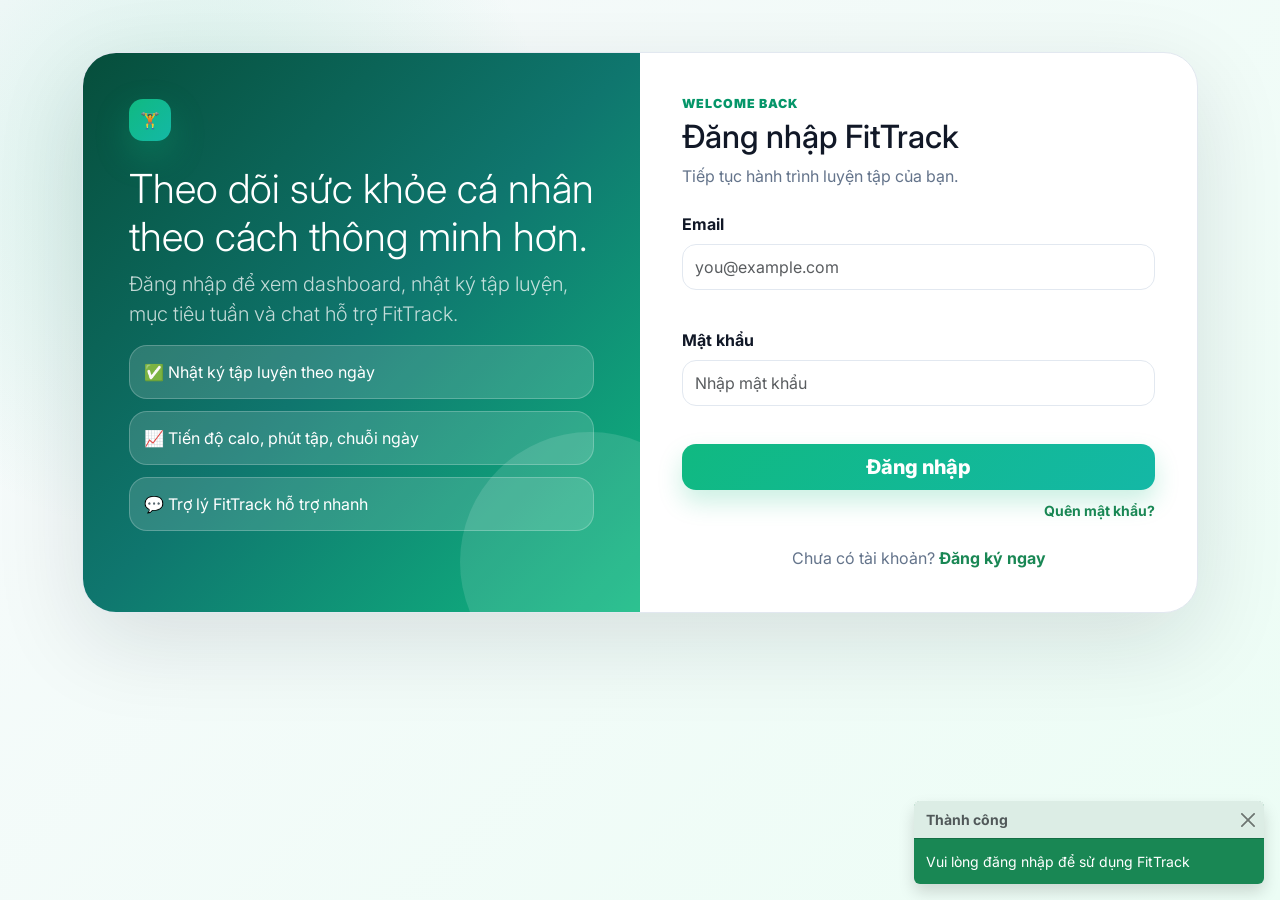
<file: index.html>
<!DOCTYPE html><html lang="vi"><head><meta charset="UTF-8" />
  <meta name="viewport" content="width=device-width, initial-scale=1.0" />
  <link rel="preconnect" href="https://fonts.googleapis.com">
  <link rel="preconnect" href="https://fonts.gstatic.com" crossorigin>
  <link href="https://fonts.googleapis.com/css2?family=Inter:wght@400;500;600;700;800;900&display=swap" rel="stylesheet">
  <link href="https://cdn.jsdelivr.net/npm/bootstrap@5.3.3/dist/css/bootstrap.min.css" rel="stylesheet" />
  <link rel="stylesheet" href="css/style.css" /><title>FitTrack - Tổng quan sức khỏe cá nhân</title></head><body class="ft-shell"><nav class="navbar navbar-expand-lg ft-navbar sticky-top"><div class="container"><a class="navbar-brand fw-black d-flex align-items-center gap-2" href="index.html"><span class="brand-mark">🏋️</span><span>FitTrack</span></a><button class="navbar-toggler" type="button" data-bs-toggle="collapse" data-bs-target="#mainNavbar"><span class="navbar-toggler-icon"></span></button><div class="collapse navbar-collapse" id="mainNavbar"><ul class="navbar-nav ms-auto align-items-lg-center" id="authNav"></ul></div></div></nav><header class="health-hero text-white"><div class="container py-5"><div class="row align-items-center g-4"><div class="col-lg-7"><div class="hero-pills mb-3"><span class="hero-pill">Nhật ký sức khỏe</span><span class="hero-pill">Tiến độ tuần</span><span class="hero-pill">Hỗ trợ</span></div><h1 class="display-5 fw-black lh-sm" id="helloUser">Xin chào</h1><p class="lead mt-3 mb-4 opacity-90">Ghi nhật ký tập luyện, theo dõi calo, giấc ngủ, nước uống, cân nặng và mục tiêu sức khỏe trong một dashboard cá nhân.</p><div class="d-flex gap-2 flex-wrap"><a href="profile.html#quickWorkoutForm" class="btn btn-light btn-lg px-4">+ Ghi nhật ký tập</a><a href="#progressSection" class="btn btn-outline-light btn-lg px-4">Xem tiến độ</a></div></div><div class="col-lg-5"><div class="hero-card"><div class="d-flex gap-3 align-items-start mb-4"><div class="soft-icon">🎯</div><div><p class="section-kicker mb-1">Mục tiêu hiện tại</p><h5 class="fw-bold mb-1" id="userGoalText">Đang tải...</h5><p class="text-muted mb-0">FitTrack sẽ dựa vào lịch sử tập để gợi ý phù hợp.</p></div></div><div class="suggestion-box"><strong>Gợi ý hôm nay:</strong><br><span id="suggestionText">Đang phân tích lịch sử tập...</span></div></div></div></div></div></header><main class="container my-5"><section class="row g-3 mb-4"><div class="col-md-3 col-6"><div class="card stat-card h-100"><div class="card-body p-4"><div class="d-flex justify-content-between align-items-start"><div><div class="metric-title">Tuần này</div><div class="metric-value" id="weeklyWorkouts">0/4</div><span class="metric-trend">Mục tiêu tuần</span></div><div class="soft-icon">🏋️</div></div></div></div></div><div class="col-md-3 col-6"><div class="card stat-card h-100"><div class="card-body p-4"><div class="d-flex justify-content-between align-items-start"><div><div class="metric-title">Calo tuần</div><div class="metric-value"><span id="weeklyCalories">0</span></div><span class="metric-trend">kcal</span></div><div class="soft-icon orange">🔥</div></div></div></div></div><div class="col-md-3 col-6"><div class="card stat-card h-100"><div class="card-body p-4"><div class="d-flex justify-content-between align-items-start"><div><div class="metric-title">Phút tập</div><div class="metric-value"><span id="weeklyDuration">0</span></div><span class="metric-trend">phút vận động</span></div><div class="soft-icon blue">⏱️</div></div></div></div></div><div class="col-md-3 col-6"><div class="card stat-card h-100"><div class="card-body p-4"><div class="d-flex justify-content-between align-items-start"><div><div class="metric-title">Chuỗi ngày</div><div class="metric-value"><span id="streakDays">0</span></div><span class="metric-trend">duy trì thói quen</span></div><div class="soft-icon purple">⚡</div></div></div></div></div></section><section class="row g-3 mb-4"><div class="col-md-3 col-6"><div class="card stat-card h-100"><div class="card-body p-4"><div class="metric-title">Hôm nay</div><div class="metric-value" id="todayWorkouts">0</div><span class="metric-trend">buổi tập</span></div></div></div><div class="col-md-3 col-6"><div class="card stat-card h-100"><div class="card-body p-4"><div class="metric-title">Calo hôm nay</div><div class="metric-value" id="todayCalories">0</div><span class="metric-trend">kcal</span></div></div></div><div class="col-md-3 col-6"><div class="card stat-card h-100"><div class="card-body p-4"><div class="metric-title">Phút hôm nay</div><div class="metric-value" id="todayDuration">0</div><span class="metric-trend">thời gian thật</span></div></div></div><div class="col-md-3 col-6"><div class="card stat-card h-100"><div class="card-body p-4"><div class="metric-title">Tháng này</div><div class="metric-value" id="monthWorkouts">0</div><span class="metric-trend">buổi tập</span></div></div></div></section><section class="row g-4 mb-4"><div class="col-lg-7"><div class="card h-100"><div class="card-body p-4"><div class="d-flex justify-content-between mb-3"><div><p class="section-kicker mb-1">Tiến độ tuần</p><h2 class="h4 fw-bold mb-0">Tiến độ mục tiêu tuần</h2></div><span id="weeklyProgressText" class="badge bg-success-subtle text-success-emphasis align-self-start">0%</span></div><div class="progress progress-thick"><div id="weeklyProgressBar" class="progress-bar" style="width:0%">0%</div></div><p class="text-muted small mt-3 mb-0">Mục tiêu tuần lấy từ hồ sơ cá nhân. Cập nhật mục tiêu tại trang Hồ sơ.</p></div></div></div><div class="col-lg-5"><div class="card h-100"><div class="card-body p-4"><p class="section-kicker mb-1">Tổng quan sức khỏe</p><h2 class="h4 fw-bold mb-3">Chỉ số sức khỏe tham khảo</h2><div class="row g-2"><div class="col-6"><div class="mini-health"><small>BMI</small><strong id="bmiValue">--</strong><span id="bmiLabel">--</span></div></div><div class="col-6"><div class="mini-health"><small>Cân nặng mới nhất</small><strong id="latestWeight">--</strong><span>theo nhật ký</span></div></div><div class="col-6"><div class="mini-health"><small>Ngủ TB</small><strong id="avgSleep">--</strong><span>mỗi lần ghi</span></div></div><div class="col-6"><div class="mini-health"><small>Nước TB</small><strong id="avgWater">--</strong><span>mỗi lần ghi</span></div></div></div></div></div></div></section><section class="card filter-card mb-4"><div class="card-body p-4"><div class="row g-3 align-items-end"><div class="col-md-5"><label for="searchInput" class="form-label fw-bold">Tìm kiếm nhật ký</label><input type="text" id="searchInput" class="form-control" placeholder="Tên bài tập, nhóm cơ, ghi chú..."></div><div class="col-md-3"><label for="typeFilter" class="form-label fw-bold">Loại bài tập</label><select id="typeFilter" class="form-select"><option value="all">Tất cả</option><option value="Cardio">Cardio</option><option value="Strength">Strength</option><option value="Yoga">Yoga</option><option value="Sport">Sport</option></select></div><div class="col-md-3"><label for="intensityFilter" class="form-label fw-bold">Cường độ</label><select id="intensityFilter" class="form-select"><option value="all">Tất cả</option><option value="Nhẹ">Nhẹ</option><option value="Vừa">Vừa</option><option value="Cao">Cao</option></select></div><div class="col-md-1 text-md-end"><span class="badge bg-success-subtle text-success-emphasis" id="resultCount">0 buổi</span></div></div></div></section><section id="progressSection" class="row g-4 mb-5"><div class="col-lg-6"><div class="card h-100"><div class="card-body p-4"><p class="section-kicker mb-1">Xu hướng calo</p><h2 class="h4 fw-bold mb-1">Calo 7 ngày gần nhất</h2><p class="text-muted small">Theo dõi lượng calo theo từng ngày gần đây</p><div id="calorieChart" class="progress-chart"></div></div></div></div><div class="col-lg-6"><div class="card h-100"><div class="card-body p-4"><p class="section-kicker mb-1">Xu hướng thời gian</p><h2 class="h4 fw-bold mb-1">Thời gian tập 7 ngày gần nhất</h2><p class="text-muted small">Theo dõi thời gian tập theo từng ngày gần đây</p><div id="durationChart" class="progress-chart"></div></div></div></div></section><section class="mb-5"><div class="d-flex justify-content-between align-items-end mb-3 flex-wrap gap-2"><div><p class="section-kicker mb-1">Góc kiến thức</p><h2 class="h3 fw-black mb-1">Bài viết gợi ý cho người dùng</h2><p class="text-muted mb-0">Một số nội dung ngắn giúp người dùng hiểu cách theo dõi sức khỏe và luyện tập tốt hơn.</p></div><a class="btn btn-outline-success" href="articles.html">Xem tất cả</a></div><div class="row g-3" id="homeArticles"></div></section><section class="mb-5"><div class="d-flex justify-content-between align-items-end mb-3 flex-wrap gap-2"><div><p class="section-kicker mb-1">Nhật ký tập luyện</p><h2 class="h3 fw-black mb-1">Nhật ký tập luyện theo ngày</h2><p class="text-muted mb-0">Mỗi ngày gồm buổi tập, cảm nhận, giấc ngủ, nước uống và cân nặng.</p></div><a class="btn btn-success" href="profile.html#quickWorkoutForm">+ Thêm nhật ký</a></div><div id="loading" class="text-center py-5 d-none"><div class="spinner-border text-success"></div><p class="mt-2 text-muted">Đang tải dữ liệu...</p></div><div id="diaryList"></div><div id="emptyState" class="empty-box text-center py-5 d-none"><div class="display-6 mb-2">🗒️</div><h5 class="fw-bold">Chưa có nhật ký tập luyện</h5><p class="text-muted mb-3">Hãy thêm buổi tập đầu tiên để FitTrack phân tích tiến độ cho bạn.</p><a href="profile.html#quickWorkoutForm" class="btn btn-success">Thêm nhật ký</a></div></section></main><div class="modal fade" id="detailModal" tabindex="-1"><div class="modal-dialog modal-dialog-centered"><div class="modal-content border-0 shadow"><div class="modal-header bg-success text-white"><h5 class="modal-title" id="detailTitle">Chi tiết</h5><button type="button" class="btn-close btn-close-white" data-bs-dismiss="modal"></button></div><div class="modal-body" id="detailBody"></div></div></div></div><div id="fitChatWidget" class="fit-chat-widget"><button id="chatToggle" class="chat-toggle">💬</button><div id="chatBox" class="chat-box d-none"><div class="chat-header"><strong>Trợ lý FitTrack</strong><button id="chatClose" class="btn-close btn-close-white"></button></div><div class="chat-quick"><button class="quick-chat" data-message="Hôm nay nên tập gì?">Tập gì?</button><button class="quick-chat" data-message="Xem tiến độ tuần">Tiến độ tuần</button><button class="quick-chat" data-message="BMI là gì?">BMI</button><button class="quick-chat" data-message="Gợi ý uống nước">Uống nước</button></div><div id="chatMessages" class="chat-messages"></div><form id="chatForm" class="chat-form"><input id="chatInput" class="form-control" placeholder="Nhập câu hỏi..."><button class="btn btn-success">Gửi</button></form><button id="clearChatBtn" class="btn btn-sm btn-light w-100">Xóa lịch sử chat</button></div></div><footer class="text-center py-4"><p class="mb-0 text-muted">FitTrack © 2026 - Bài tập lớn FIT4015</p></footer><div class="toast-container position-fixed bottom-0 end-0 p-3"><div id="appToast" class="toast border-0 shadow"><div class="toast-header"><strong class="me-auto" id="toastTitle">Thông báo</strong><button type="button" class="btn-close" data-bs-dismiss="toast"></button></div><div class="toast-body" id="toastMessage"></div></div></div><script src="https://code.jquery.com/jquery-3.7.1.min.js"></script>
  <script src="https://cdn.jsdelivr.net/npm/bootstrap@5.3.3/dist/js/bootstrap.bundle.min.js"></script><script src="js/api.js"></script><script src="js/utils.js"></script><script src="js/auth.js"></script><script src="js/articles.js"></script><script src="js/chat.js"></script><script src="js/main.js"></script></body></html>
</file>
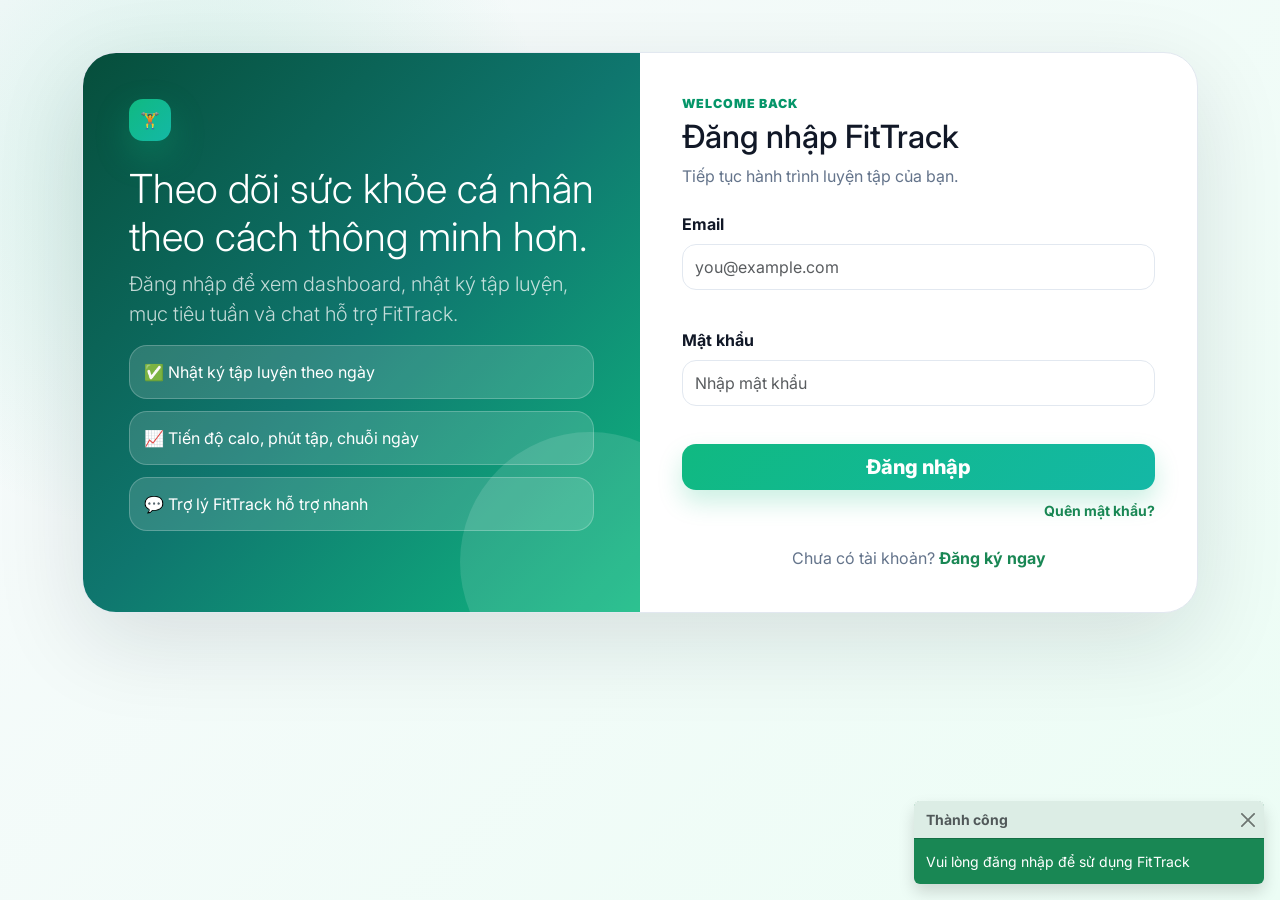
<file: admin.html>
<!DOCTYPE html><html lang="vi"><head><meta charset="UTF-8" />
<meta name="viewport" content="width=device-width, initial-scale=1.0" />
<link rel="preconnect" href="https://fonts.googleapis.com"><link rel="preconnect" href="https://fonts.gstatic.com" crossorigin>
<link href="https://fonts.googleapis.com/css2?family=Inter:wght@400;500;600;700;800;900&display=swap" rel="stylesheet">
<link href="https://cdn.jsdelivr.net/npm/bootstrap@5.3.3/dist/css/bootstrap.min.css" rel="stylesheet" />
<link rel="stylesheet" href="css/style.css" /><title>FitTrack Admin</title></head><body class="admin-page"><div class="admin-layout"><aside class="admin-sidebar"><a class="d-flex align-items-center gap-2 text-white fw-black" href="admin.html"><span class="brand-mark">⚙️</span><span>FitTrack Admin</span></a><div class="admin-menu nav nav-pills" role="tablist"><button class="nav-link active text-start" data-bs-toggle="pill" data-bs-target="#dashboardPanel" type="button">📊 Tổng quan</button><button class="nav-link text-start" data-bs-toggle="pill" data-bs-target="#workoutPanel" type="button">🏋️ Quản lý bài tập</button><button class="nav-link text-start" data-bs-toggle="pill" data-bs-target="#usersPanel" type="button" onclick="loadAdminUsers()">👥 Quản lý người dùng</button><button class="nav-link text-start" data-bs-toggle="pill" data-bs-target="#articlesPanel" type="button" onclick="renderAdminArticles()">📰 Articles</button><button class="nav-link text-start" data-bs-toggle="pill" data-bs-target="#reportsPanel" type="button" onclick="renderAdminReports()">📈 Báo cáo</button><button class="nav-link text-start" data-bs-toggle="pill" data-bs-target="#chatPanel" type="button" onclick="renderAdminChatMessages()">💬 Tin nhắn hỗ trợ</button><a class="nav-link" href="index.html">🌐 Trang người dùng</a></div></aside><section class="admin-content"><div class="admin-topbar"><div class="d-flex justify-content-between align-items-center gap-3"><div><p class="section-kicker mb-1">Khu vực quản trị</p><h1 class="h4 fw-black mb-0">Quản trị FitTrack</h1></div><ul class="navbar-nav ms-auto align-items-lg-center" id="authNav"></ul></div></div><div class="admin-mobile-nav p-3"><div class="nav nav-pills gap-2" role="tablist"><button class="btn btn-success active" data-bs-toggle="pill" data-bs-target="#dashboardPanel">Tổng quan</button><button class="btn btn-light" data-bs-toggle="pill" data-bs-target="#workoutPanel">Bài tập</button><button class="btn btn-light" data-bs-toggle="pill" data-bs-target="#usersPanel" onclick="loadAdminUsers()">Người dùng</button><button class="btn btn-light" data-bs-toggle="pill" data-bs-target="#articlesPanel" onclick="renderAdminArticles()">Bài viết</button><button class="btn btn-light" data-bs-toggle="pill" data-bs-target="#chatPanel" onclick="renderAdminChatMessages()">Hỗ trợ</button></div></div><main class="p-3 p-lg-4"><div class="tab-content"><div class="tab-pane fade show active" id="dashboardPanel"><div class="row g-3 mb-4"><div class="col-md-3"><div class="admin-stat-card"><div class="admin-stat-icon mb-2">👥</div><small>Tổng người dùng</small><strong id="adminTotalUsers">0</strong></div></div><div class="col-md-3"><div class="admin-stat-card"><div class="admin-stat-icon mb-2">🏋️</div><small>Tổng buổi tập</small><strong id="adminTotalWorkouts">0</strong></div></div><div class="col-md-3"><div class="admin-stat-card"><div class="admin-stat-icon mb-2">🔥</div><small>Tổng calo ghi nhận</small><strong id="adminTotalCalories">0</strong></div></div><div class="col-md-3"><div class="admin-stat-card"><div class="admin-stat-icon mb-2">💬</div><small>Tin nhắn hỗ trợ</small><strong id="adminTotalChats">0</strong></div></div></div><div class="card"><div class="card-body p-4"><p class="section-kicker mb-1">Tổng quan</p><h2 class="h4 fw-black">Tổng quan hệ thống</h2><p class="text-muted mb-0">Admin dùng để quản lý toàn bộ nhật ký tập luyện, lọc dữ liệu theo user, loại bài, cường độ và theo dõi tin nhắn hỗ trợ.</p></div></div></div><div class="tab-pane fade" id="workoutPanel"><div class="row g-4"><div class="col-xl-4"><div class="card"><div class="card-body p-4"><div class="d-flex justify-content-between align-items-center mb-3"><div><p class="section-kicker mb-1">Form buổi tập</p><h2 class="h4 fw-black mb-0" id="formTitle">Thêm buổi tập</h2></div><span class="badge bg-success-subtle text-success-emphasis" id="formModeBadge">Mới</span></div><form id="workoutForm" novalidate><input type="hidden" id="workoutId"><div class="mb-3"><label class="form-label fw-bold">Tên bài tập</label><input id="name" class="form-control"><small class="text-danger error-message" id="nameError"></small></div><div class="row g-3"><div class="col-6"><label class="form-label fw-bold">Loại</label><select id="type" class="form-select"><option value="">Chọn</option><option>Cardio</option><option>Strength</option><option>Yoga</option><option>Sport</option></select><small class="text-danger error-message" id="typeError"></small></div><div class="col-6"><label class="form-label fw-bold">Ngày</label><input id="date" type="date" class="form-control"><small class="text-danger error-message" id="dateError"></small></div></div><div class="mb-3 mt-3"><label class="form-label fw-bold">Nhóm cơ</label><input id="muscleGroup" class="form-control"><small class="text-danger error-message" id="muscleGroupError"></small></div><div class="row g-3"><div class="col-6"><label class="form-label fw-bold">Phút</label><input id="duration" type="number" class="form-control"><small class="text-danger error-message" id="durationError"></small></div><div class="col-6"><label class="form-label fw-bold">Calo</label><input id="calories" type="number" class="form-control"><small class="text-danger error-message" id="caloriesError"></small></div></div><div class="row g-3 mt-1"><div class="col-6"><label class="form-label fw-bold">Cường độ</label><select id="intensity" class="form-select"><option>Nhẹ</option><option selected>Vừa</option><option>Cao</option></select></div><div class="col-6"><label class="form-label fw-bold">Tâm trạng</label><select id="mood" class="form-select"><option>Bình thường</option><option>Mệt</option><option>Khỏe khoắn</option><option>Rất tốt</option></select></div></div><div class="row g-3 mt-1"><div class="col-4"><label class="form-label fw-bold">Ngủ</label><input id="sleepHours" type="number" step="0.5" class="form-control"><small class="text-danger error-message" id="sleepHoursError"></small></div><div class="col-4"><label class="form-label fw-bold">Nước</label><input id="waterLiters" type="number" step="0.1" class="form-control"><small class="text-danger error-message" id="waterLitersError"></small></div><div class="col-4"><label class="form-label fw-bold">Cân</label><input id="weightToday" type="number" step="0.1" class="form-control"><small class="text-danger error-message" id="weightTodayError"></small></div></div><div class="mt-3"><label class="form-label fw-bold">Ghi chú</label><textarea id="note" class="form-control" rows="3"></textarea></div><div class="d-flex gap-2 mt-3"><button id="submitBtn" class="btn btn-success flex-fill">Lưu buổi tập</button><button type="button" id="resetBtn" class="btn btn-light">Reset</button></div></form></div></div></div><div class="col-xl-8"><div class="card"><div class="card-body p-4"><div class="d-flex justify-content-between align-items-center mb-3"><div><p class="section-kicker mb-1">Quản lý bài tập</p><h2 class="h4 fw-black mb-0">Danh sách nhật ký</h2></div><span class="badge bg-success-subtle text-success-emphasis" id="adminCount">0 buổi</span></div><div class="row g-2 mb-3"><div class="col-md-4"><input id="adminSearchInput" class="form-control" placeholder="Tìm bài tập..."></div><div class="col-md-2"><input id="adminUserFilter" class="form-control" placeholder="User ID"></div><div class="col-md-3"><select id="adminTypeFilter" class="form-select"><option value="all">Tất cả loại</option><option>Cardio</option><option>Strength</option><option>Yoga</option><option>Sport</option></select></div><div class="col-md-3"><select id="adminIntensityFilter" class="form-select"><option value="all">Tất cả cường độ</option><option>Nhẹ</option><option>Vừa</option><option>Cao</option></select></div></div><div id="adminLoading" class="text-center py-4 d-none"><div class="spinner-border text-success"></div></div><div class="admin-table-wrap table-responsive"><table class="table mb-0"><thead><tr><th>Bài tập</th><th>User</th><th>Loại</th><th>Cường độ</th><th>Sức khỏe</th><th>Ngày</th><th class="text-end">Thao tác</th></tr></thead><tbody id="workoutTableBody"></tbody></table></div><div id="adminEmpty" class="empty-box p-4 text-center mt-3 d-none"><h3 class="h5 fw-bold">Chưa có dữ liệu phù hợp</h3></div></div></div></div></div></div><div class="tab-pane fade" id="usersPanel"><div class="card"><div class="card-body p-4"><div class="d-flex justify-content-between align-items-center mb-3 flex-wrap gap-2"><div><p class="section-kicker mb-1">Quản lý người dùng</p><h2 class="h4 fw-black mb-0">Danh sách tài khoản</h2></div><input id="adminUserSearch" class="form-control" style="max-width:320px" placeholder="Tìm tên, email, SĐT..." oninput="renderAdminUsers()"></div><div class="table-responsive"><table class="table"><thead><tr><th>Người dùng</th><th>Liên hệ</th><th>Mục tiêu</th><th>Role</th><th>Ngày tạo</th><th>Đăng nhập</th></tr></thead><tbody id="adminUserTableBody"></tbody></table></div><div id="adminUserEmpty" class="empty-box text-center p-4 d-none">Chưa có user phù hợp</div></div></div></div><div class="tab-pane fade" id="articlesPanel"><div class="row g-4"><div class="col-lg-4"><div class="card"><div class="card-body p-4"><p class="section-kicker mb-1">Form bài viết</p><h2 class="h4 fw-black mb-3">Quản lý bài viết</h2><form id="articleForm" onsubmit="saveAdminArticle(event)"><input type="hidden" id="articleId"><div class="mb-3"><label class="form-label fw-bold">Tiêu đề</label><input id="articleTitle" class="form-control" required></div><div class="mb-3"><label class="form-label fw-bold">Danh mục</label><select id="articleCategoryInput" class="form-select"><option>Thói quen</option><option>Sức khỏe</option><option>Chỉ số</option><option>Tập luyện</option></select></div><div class="mb-3"><label class="form-label fw-bold">Tóm tắt</label><textarea id="articleSummary" class="form-control" rows="2" required></textarea></div><div class="mb-3"><label class="form-label fw-bold">Nội dung</label><textarea id="articleContent" class="form-control" rows="5" required></textarea></div><div class="mb-3"><label class="form-label fw-bold">Trạng thái</label><select id="articleStatus" class="form-select"><option value="visible">Hiện</option><option value="hidden">Ẩn</option></select></div><button class="btn btn-success w-100" id="articleSubmitBtn">Lưu bài viết</button><button type="button" class="btn btn-light w-100 mt-2" onclick="resetArticleForm()">Reset</button></form></div></div></div><div class="col-lg-8"><div class="card"><div class="card-body p-4"><div class="d-flex justify-content-between align-items-center mb-3"><div><p class="section-kicker mb-1">Góc kiến thức</p><h2 class="h4 fw-black mb-0">Danh sách bài viết</h2></div><span class="badge bg-success-subtle text-success-emphasis" id="articleCount">0 bài</span></div><div id="adminArticleList"></div></div></div></div></div></div><div class="tab-pane fade" id="reportsPanel"><div class="card"><div class="card-body p-4"><p class="section-kicker mb-1">Báo cáo</p><h2 class="h4 fw-black mb-3">Báo cáo vận hành theo thời gian thật</h2><div class="row g-3" id="adminReports"></div></div></div></div><div class="tab-pane fade" id="chatPanel"><div class="card"><div class="card-body p-4"><div class="d-flex justify-content-between align-items-center mb-3"><div><p class="section-kicker mb-1">Hỗ trợ</p><h2 class="h4 fw-black mb-0">Tin nhắn hỗ trợ người dùng</h2></div><button class="btn btn-outline-danger btn-sm" onclick="clearAdminChats()">Xóa local chat</button></div><div id="adminChatList"></div></div></div></div></div></main></section></div><div class="modal fade" id="deleteModal" tabindex="-1"><div class="modal-dialog modal-dialog-centered"><div class="modal-content border-0 rounded-4"><div class="modal-header border-0"><h5 class="modal-title fw-bold">Xác nhận xóa</h5><button type="button" class="btn-close" data-bs-dismiss="modal"></button></div><div class="modal-body pt-0"><p class="mb-0">Bạn có chắc muốn xóa nhật ký này không?</p></div><div class="modal-footer border-0"><button type="button" class="btn btn-light" data-bs-dismiss="modal">Hủy</button><button type="button" class="btn btn-danger" id="confirmDeleteBtn">Xóa</button></div></div></div></div><div class="toast-container position-fixed bottom-0 end-0 p-3"><div id="appToast" class="toast border-0 shadow"><div class="toast-header"><strong class="me-auto" id="toastTitle">Thông báo</strong><button type="button" class="btn-close" data-bs-dismiss="toast"></button></div><div class="toast-body" id="toastMessage"></div></div></div><script src="https://code.jquery.com/jquery-3.7.1.min.js"></script><script src="https://cdn.jsdelivr.net/npm/bootstrap@5.3.3/dist/js/bootstrap.bundle.min.js"></script><script src="js/api.js"></script><script src="js/utils.js"></script><script src="js/auth.js"></script><script src="js/articles.js"></script><script src="js/chat.js"></script><script src="js/admin.js"></script><script>$(document).ready(function(){ if(typeof renderAdminChatMessages==='function') renderAdminChatMessages(); });</script></body></html>
</file>
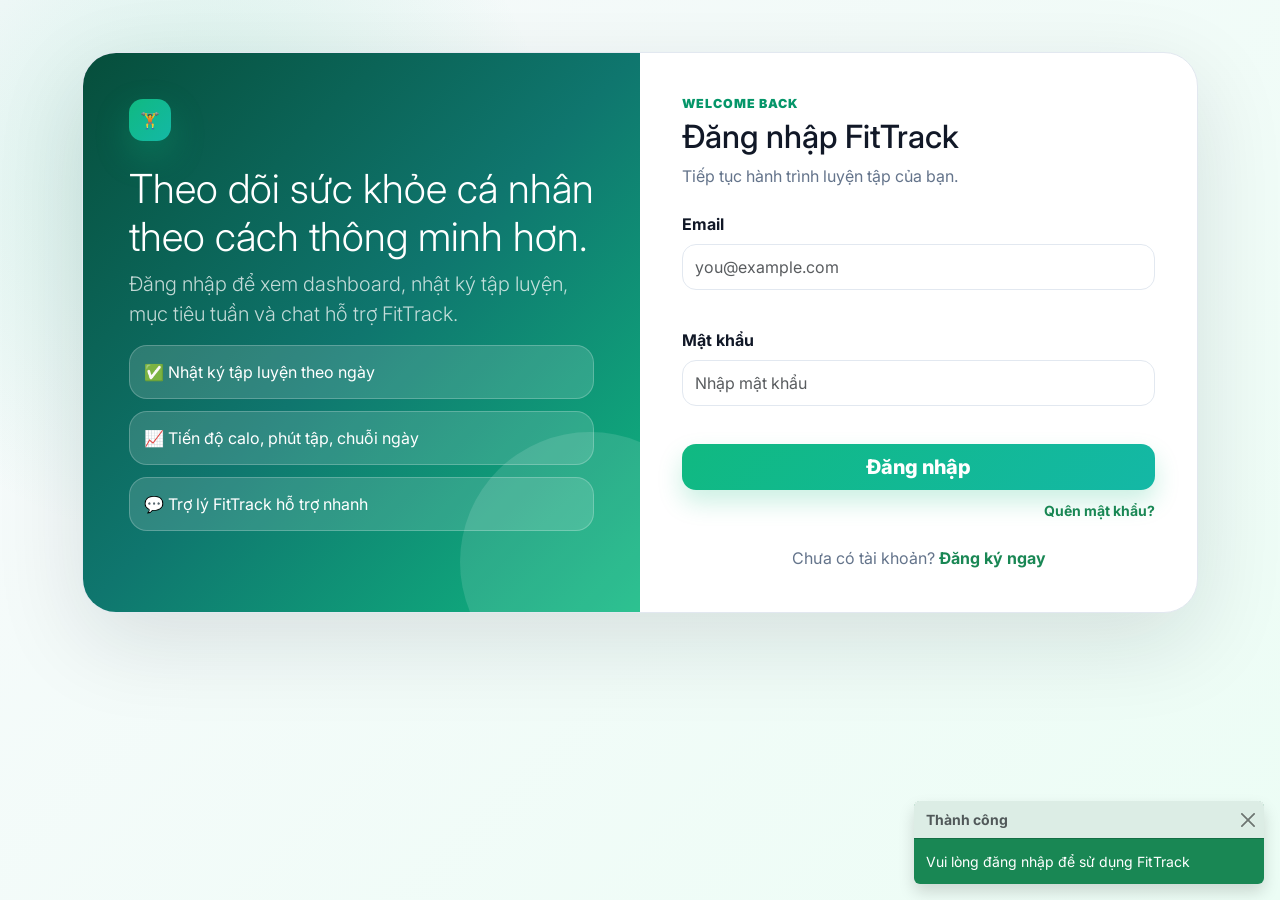
<file: articles.html>
<!DOCTYPE html><html lang="vi"><head><meta charset="UTF-8" /><meta name="viewport" content="width=device-width, initial-scale=1.0" /><link rel="preconnect" href="https://fonts.googleapis.com"><link rel="preconnect" href="https://fonts.gstatic.com" crossorigin><link href="https://fonts.googleapis.com/css2?family=Inter:wght@400;500;600;700;800;900&display=swap" rel="stylesheet"><link href="https://cdn.jsdelivr.net/npm/bootstrap@5.3.3/dist/css/bootstrap.min.css" rel="stylesheet" /><link rel="stylesheet" href="css/style.css" /><title>Bài viết - FitTrack</title></head><body class="ft-shell"><nav class="navbar navbar-expand-lg ft-navbar sticky-top"><div class="container"><a class="navbar-brand fw-black d-flex align-items-center gap-2" href="index.html"><span class="brand-mark">🏋️</span><span>FitTrack</span></a><button class="navbar-toggler" type="button" data-bs-toggle="collapse" data-bs-target="#mainNavbar"><span class="navbar-toggler-icon"></span></button><div class="collapse navbar-collapse" id="mainNavbar"><ul class="navbar-nav ms-auto align-items-lg-center" id="authNav"></ul></div></div></nav><header class="profile-hero py-5"><div class="container"><p class="section-kicker mb-1">Góc kiến thức</p><h1 class="fw-black">Bài viết & kiến thức sức khỏe</h1><p class="text-muted mb-0">Nội dung ngắn giúp người dùng hiểu cách ghi nhật ký, theo dõi tiến độ và duy trì thói quen tập luyện.</p></div></header><main class="container my-5"><section class="card filter-card mb-4"><div class="card-body p-4"><div class="row g-3"><div class="col-md-8"><label class="form-label fw-bold">Tìm bài viết</label><input id="articleSearch" class="form-control" placeholder="BMI, nước uống, thói quen..."></div><div class="col-md-4"><label class="form-label fw-bold">Danh mục</label><select id="articleCategory" class="form-select"><option value="all">Tất cả</option><option>Thói quen</option><option>Sức khỏe</option><option>Chỉ số</option><option>Tập luyện</option></select></div></div></div></section><section id="articlesList"></section></main><footer class="text-center py-4"><p class="mb-0 text-muted">FitTrack © 2026</p></footer><div class="toast-container position-fixed bottom-0 end-0 p-3"><div id="appToast" class="toast border-0 shadow"><div class="toast-header"><strong class="me-auto" id="toastTitle">Thông báo</strong><button type="button" class="btn-close" data-bs-dismiss="toast"></button></div><div class="toast-body" id="toastMessage"></div></div></div><script src="https://code.jquery.com/jquery-3.7.1.min.js"></script><script src="https://cdn.jsdelivr.net/npm/bootstrap@5.3.3/dist/js/bootstrap.bundle.min.js"></script><script src="js/api.js"></script><script src="js/utils.js"></script><script src="js/auth.js"></script><script src="js/articles.js"></script><script>$(document).ready(initArticlesPage);</script></body></html>
</file>
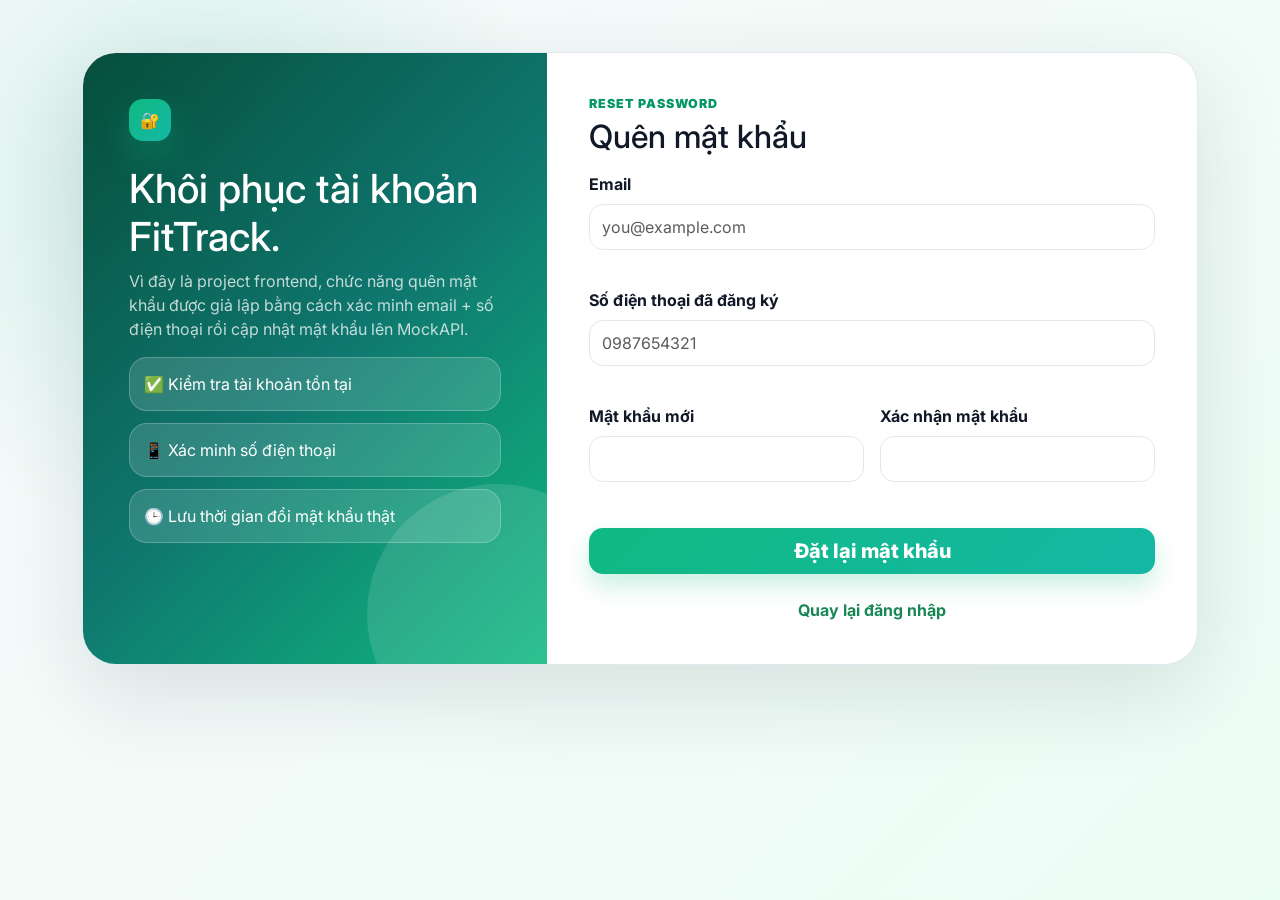
<file: forgot-password.html>
<!DOCTYPE html><html lang="vi"><head><meta charset="UTF-8" /><meta name="viewport" content="width=device-width, initial-scale=1.0" />
<link rel="preconnect" href="https://fonts.googleapis.com"><link rel="preconnect" href="https://fonts.gstatic.com" crossorigin><link href="https://fonts.googleapis.com/css2?family=Inter:wght@400;500;600;700;800;900&display=swap" rel="stylesheet"><link href="https://cdn.jsdelivr.net/npm/bootstrap@5.3.3/dist/css/bootstrap.min.css" rel="stylesheet" /><link rel="stylesheet" href="css/style.css" /><title>Quên mật khẩu - FitTrack</title></head>
<body class="auth-page"><div class="container py-4"><div class="auth-card"><div class="row g-0"><div class="col-lg-5"><div class="auth-visual h-100"><div class="brand-mark mb-4">🔐</div><h1 class="fw-black">Khôi phục tài khoản FitTrack.</h1><p class="opacity-75">Vì đây là project frontend, chức năng quên mật khẩu được giả lập bằng cách xác minh email + số điện thoại rồi cập nhật mật khẩu lên MockAPI.</p><div class="auth-feature">✅ Kiểm tra tài khoản tồn tại</div><div class="auth-feature">📱 Xác minh số điện thoại</div><div class="auth-feature">🕒 Lưu thời gian đổi mật khẩu thật</div></div></div><div class="col-lg-7"><div class="auth-form"><p class="section-kicker mb-1">Reset password</p><h2 class="fw-black mb-3">Quên mật khẩu</h2><form id="forgotForm" novalidate><div class="mb-3"><label class="form-label fw-bold">Email</label><input id="resetEmail" type="email" class="form-control" placeholder="you@example.com"><small class="text-danger error-message" id="resetEmailError"></small></div><div class="mb-3"><label class="form-label fw-bold">Số điện thoại đã đăng ký</label><input id="resetPhone" class="form-control" placeholder="0987654321"><small class="text-danger error-message" id="resetPhoneError"></small></div><div class="row g-3"><div class="col-md-6"><label class="form-label fw-bold">Mật khẩu mới</label><input id="newPassword" type="password" class="form-control"><small class="text-danger error-message" id="newPasswordError"></small></div><div class="col-md-6"><label class="form-label fw-bold">Xác nhận mật khẩu</label><input id="confirmMớiPassword" type="password" class="form-control"><small class="text-danger error-message" id="confirmMớiPasswordError"></small></div></div><button id="resetBtn" class="btn btn-success btn-lg w-100 mt-4">Đặt lại mật khẩu</button></form><p class="text-center text-muted mt-4 mb-0"><a class="fw-bold text-success" href="login.html">Quay lại đăng nhập</a></p></div></div></div></div></div><div class="toast-container position-fixed bottom-0 end-0 p-3"><div id="appToast" class="toast border-0 shadow"><div class="toast-header"><strong class="me-auto" id="toastTitle">Thông báo</strong><button type="button" class="btn-close" data-bs-dismiss="toast"></button></div><div class="toast-body" id="toastMessage"></div></div></div><script src="https://code.jquery.com/jquery-3.7.1.min.js"></script><script src="https://cdn.jsdelivr.net/npm/bootstrap@5.3.3/dist/js/bootstrap.bundle.min.js"></script><script src="js/api.js"></script><script src="js/utils.js"></script><script src="js/auth.js"></script><script>$(document).ready(initForgotPasswordPage);</script></body></html>
</file>
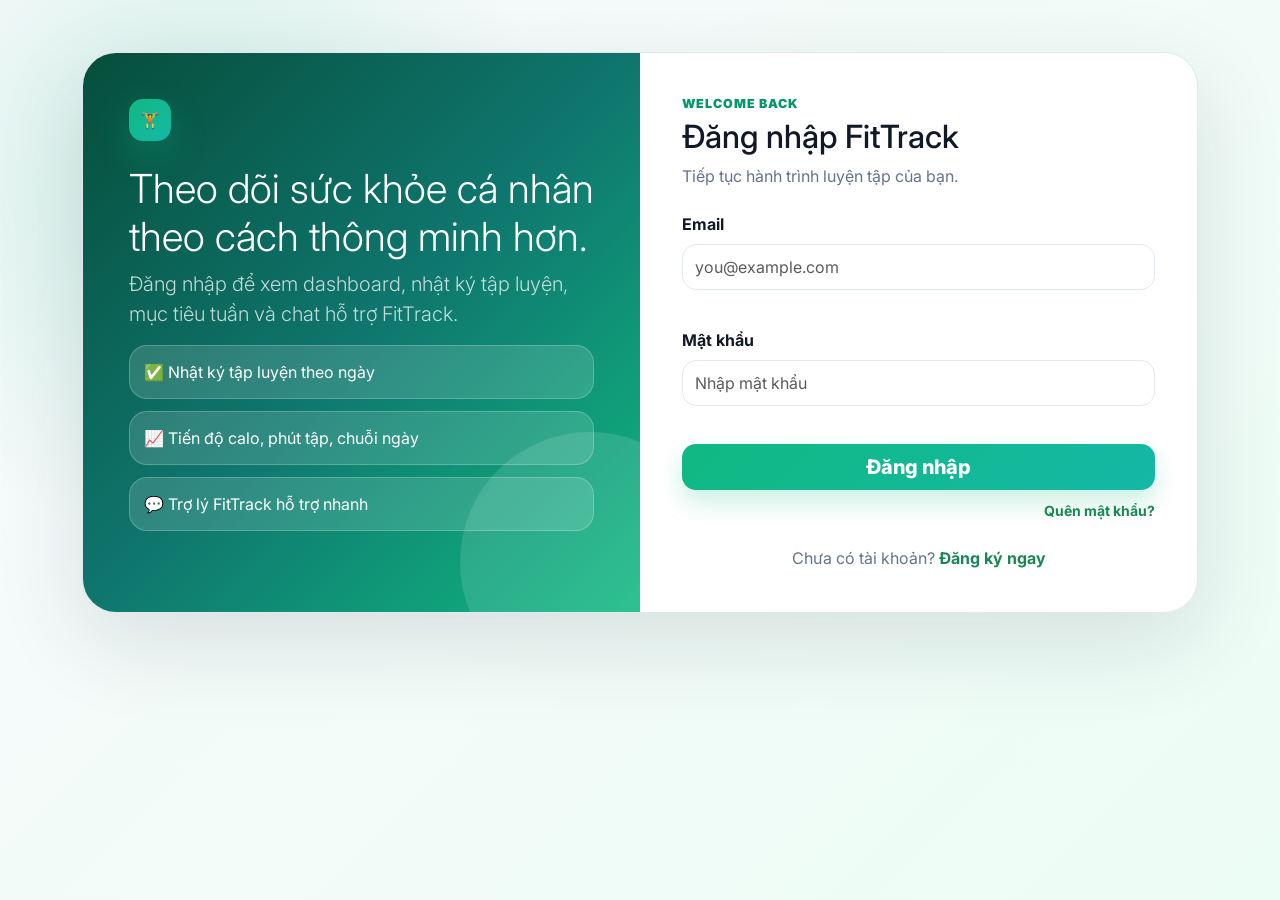
<file: login.html>
<!DOCTYPE html><html lang="vi"><head><meta charset="UTF-8" />
  <meta name="viewport" content="width=device-width, initial-scale=1.0" />
  <link rel="preconnect" href="https://fonts.googleapis.com">
  <link rel="preconnect" href="https://fonts.gstatic.com" crossorigin>
  <link href="https://fonts.googleapis.com/css2?family=Inter:wght@400;500;600;700;800;900&display=swap" rel="stylesheet">
  <link href="https://cdn.jsdelivr.net/npm/bootstrap@5.3.3/dist/css/bootstrap.min.css" rel="stylesheet" />
  <link rel="stylesheet" href="css/style.css" /><title>Đăng nhập - FitTrack</title></head><body class="auth-page"><div class="container py-4"><div class="auth-card"><div class="row g-0"><div class="col-lg-6"><div class="auth-visual h-100"><div class="brand-mark mb-4">🏋️</div><h1 class="display-6 fw-black">Theo dõi sức khỏe cá nhân theo cách thông minh hơn.</h1><p class="lead opacity-75">Đăng nhập để xem dashboard, nhật ký tập luyện, mục tiêu tuần và chat hỗ trợ FitTrack.</p><div class="auth-feature">✅ Nhật ký tập luyện theo ngày</div><div class="auth-feature">📈 Tiến độ calo, phút tập, chuỗi ngày</div><div class="auth-feature">💬 Trợ lý FitTrack hỗ trợ nhanh</div></div></div><div class="col-lg-6"><div class="auth-form"><p class="section-kicker mb-1">Welcome back</p><h2 class="fw-black mb-2">Đăng nhập FitTrack</h2><p class="text-muted mb-4">Tiếp tục hành trình luyện tập của bạn.</p><form id="loginForm" novalidate><div class="mb-3"><label class="form-label fw-bold">Email</label><input id="email" type="email" class="form-control" placeholder="you@example.com"><small class="text-danger error-message" id="emailError"></small></div><div class="mb-3"><label class="form-label fw-bold">Mật khẩu</label><input id="password" type="password" class="form-control" placeholder="Nhập mật khẩu"><small class="text-danger error-message" id="passwordError"></small></div><button id="loginBtn" class="btn btn-success btn-lg w-100">Đăng nhập</button><div class="text-end mt-2"><a class="small fw-bold text-success" href="forgot-password.html">Quên mật khẩu?</a></div></form><p class="text-center text-muted mt-4 mb-0">Chưa có tài khoản? <a class="fw-bold text-success" href="register.html">Đăng ký ngay</a></p></div></div></div></div></div><div class="toast-container position-fixed bottom-0 end-0 p-3"><div id="appToast" class="toast border-0 shadow"><div class="toast-header"><strong class="me-auto" id="toastTitle">Thông báo</strong><button type="button" class="btn-close" data-bs-dismiss="toast"></button></div><div class="toast-body" id="toastMessage"></div></div></div><script src="https://code.jquery.com/jquery-3.7.1.min.js"></script>
  <script src="https://cdn.jsdelivr.net/npm/bootstrap@5.3.3/dist/js/bootstrap.bundle.min.js"></script><script src="js/api.js"></script><script src="js/utils.js"></script><script src="js/auth.js"></script><script>$(document).ready(initLoginPage);</script></body></html>
</file>
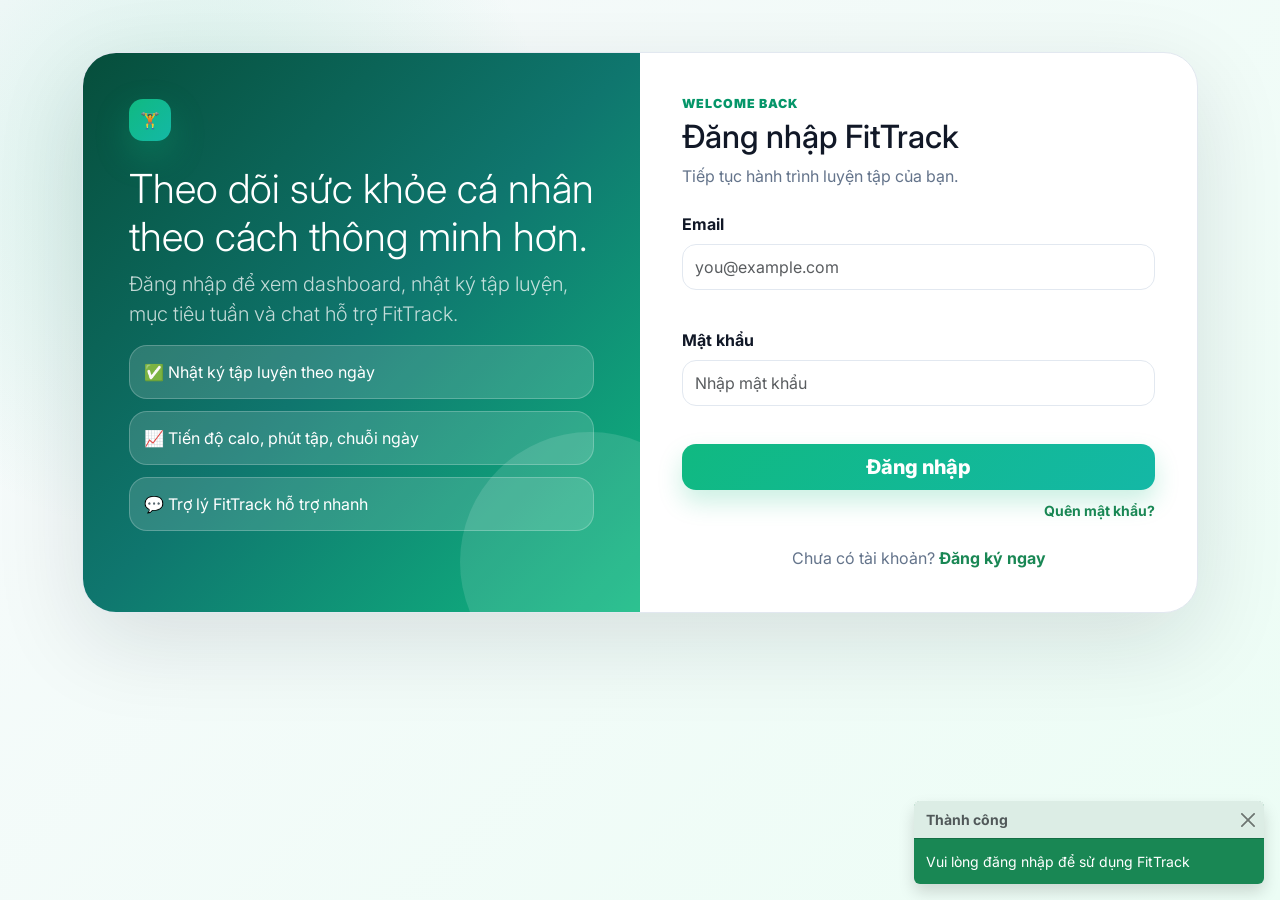
<file: profile.html>
<!DOCTYPE html><html lang="vi"><head><meta charset="UTF-8" />
<meta name="viewport" content="width=device-width, initial-scale=1.0" />
<link rel="preconnect" href="https://fonts.googleapis.com"><link rel="preconnect" href="https://fonts.gstatic.com" crossorigin>
<link href="https://fonts.googleapis.com/css2?family=Inter:wght@400;500;600;700;800;900&display=swap" rel="stylesheet">
<link href="https://cdn.jsdelivr.net/npm/bootstrap@5.3.3/dist/css/bootstrap.min.css" rel="stylesheet" />
<link rel="stylesheet" href="css/style.css" /><title>Hồ sơ & nhật ký - FitTrack</title></head><body class="ft-shell"><nav class="navbar navbar-expand-lg ft-navbar sticky-top"><div class="container"><a class="navbar-brand fw-black d-flex align-items-center gap-2" href="index.html"><span class="brand-mark">🏋️</span><span>FitTrack</span></a><button class="navbar-toggler" type="button" data-bs-toggle="collapse" data-bs-target="#mainNavbar"><span class="navbar-toggler-icon"></span></button><div class="collapse navbar-collapse" id="mainNavbar"><ul class="navbar-nav ms-auto align-items-lg-center" id="authNav"></ul></div></div></nav><header class="profile-hero py-5"><div class="container"><div class="row align-items-center g-4"><div class="col-lg-7"><div class="d-flex align-items-center gap-3"><div class="profile-avatar">FT</div><div><span class="badge text-bg-success mb-2" id="profileRoleBadge">User</span><h1 class="fw-black mb-1" id="profileDisplayName">Người dùng FitTrack</h1><p class="text-muted mb-2" id="profileDisplayEmail"></p><span class="badge bg-success-subtle text-success-emphasis px-3 py-2">Mục tiêu: <span id="profileGoalBadge">Chưa cập nhật</span></span></div></div></div><div class="col-lg-5"><div class="row g-3"><div class="col-4"><div class="admin-stat-card"><div class="admin-stat-icon">📅</div><small>Buổi tập</small><strong id="profileTotalWorkouts">0</strong></div></div><div class="col-4"><div class="admin-stat-card"><div class="admin-stat-icon">🔥</div><small>Calo</small><strong id="profileTotalCalories">0</strong></div></div><div class="col-4"><div class="admin-stat-card"><div class="admin-stat-icon">⏱️</div><small>Phút</small><strong id="profileTotalDuration">0</strong></div></div></div></div></div></div></header><main class="container my-5"><div class="row g-4"><div class="col-lg-4"><div class="card mb-4"><div class="card-body p-4"><p class="section-kicker mb-1">Health Profile</p><h2 class="h4 fw-black mb-3">Hồ sơ sức khỏe</h2><form id="profileForm" novalidate><div class="mb-3"><label class="form-label fw-bold">Họ tên</label><input id="profileName" class="form-control" /><small class="text-danger error-message" id="profileNameError"></small></div><div class="mb-3"><label class="form-label fw-bold">Email</label><input id="profileEmail" class="form-control" disabled /></div><div class="mb-3"><label class="form-label fw-bold">Số điện thoại</label><input id="profilePhone" class="form-control" placeholder="0987654321" /><small class="text-danger error-message" id="profilePhoneError"></small></div><div class="row g-3"><div class="col-6"><label class="form-label fw-bold">Tuổi</label><input id="profileAge" type="number" class="form-control" /><small class="text-danger error-message" id="profileAgeError"></small></div><div class="col-6"><label class="form-label fw-bold">Giới tính</label><select id="profileGender" class="form-select"><option value="">Chọn</option><option>Nam</option><option>Nữ</option><option>Khác</option></select><small class="text-danger error-message" id="profileGenderError"></small></div></div><div class="row g-3 mt-1"><div class="col-6"><label class="form-label fw-bold">Chiều cao</label><div class="input-group"><input id="profileHeight" type="number" class="form-control" /><span class="input-group-text">cm</span></div><small class="text-danger error-message" id="profileHeightError"></small></div><div class="col-6"><label class="form-label fw-bold">Cân nặng</label><div class="input-group"><input id="profileWeight" type="number" class="form-control" /><span class="input-group-text">kg</span></div><small class="text-danger error-message" id="profileWeightError"></small></div></div><div class="mb-3 mt-3"><label class="form-label fw-bold">Mục tiêu chính</label><select id="profileGoal" class="form-select"><option value="">Chọn mục tiêu</option><option>Giảm mỡ</option><option>Tăng cơ</option><option>Tăng sức bền</option><option>Duy trì sức khỏe</option></select><small class="text-danger error-message" id="profileGoalError"></small></div><div class="row g-3"><div class="col-6"><label class="form-label fw-bold">Cân nặng mục tiêu</label><input id="profileTargetWeight" type="number" class="form-control" placeholder="63" /></div><div class="col-6"><label class="form-label fw-bold">Buổi/tuần</label><input id="profileWeeklyGoal" type="number" class="form-control" placeholder="4" /></div></div><div class="mb-3 mt-3"><label class="form-label fw-bold">Nước mục tiêu/ngày</label><div class="input-group"><input id="profileWaterGoal" type="number" step="0.1" class="form-control" placeholder="2" /><span class="input-group-text">L</span></div></div><button id="updateProfileBtn" class="btn btn-success w-100 btn-lg">Cập nhật hồ sơ</button></form></div></div><div class="card mb-4"><div class="card-body p-4"><p class="section-kicker mb-1">Security</p><h2 class="h5 fw-bold mb-3">Đổi mật khẩu</h2><form id="passwordForm" novalidate><div class="mb-3"><label class="form-label fw-bold">Mật khẩu hiện tại</label><input id="oldPassword" type="password" class="form-control"><small class="text-danger error-message" id="oldPasswordError"></small></div><div class="mb-3"><label class="form-label fw-bold">Mật khẩu mới</label><input id="profileMớiPassword" type="password" class="form-control"><small class="text-danger error-message" id="profileMớiPasswordError"></small></div><div class="mb-3"><label class="form-label fw-bold">Xác nhận mật khẩu</label><input id="profileConfirmPassword" type="password" class="form-control"><small class="text-danger error-message" id="profileConfirmPasswordError"></small></div><button id="changePasswordBtn" class="btn btn-outline-success w-100">Đổi mật khẩu</button></form></div></div><div class="card"><div class="card-body p-4"><p class="section-kicker mb-1">Quick metrics</p><h2 class="h5 fw-bold mb-3">Chỉ số nhanh</h2><div class="row g-2"><div class="col-6"><div class="mini-health"><small>BMI</small><strong id="profileBMI">--</strong><span id="profileBMILabel">--</span></div></div><div class="col-6"><div class="mini-health"><small>Tiến độ tuần</small><strong id="profileWeeklyPercent">0%</strong><span id="profileWeeklyText">0 buổi</span></div></div><div class="col-12"><div class="mini-health"><small>Hôm nay</small><strong id="profileTodaySummary">0 buổi</strong><span>tính theo thời gian thật</span></div></div></div></div></div></div><div class="col-lg-8"><div class="card mb-4"><div class="card-body p-4"><p class="section-kicker mb-1">Workout Log</p><h2 class="h4 fw-black mb-3">Ghi nhật ký buổi tập</h2><form id="quickWorkoutForm" novalidate><div class="row g-3"><div class="col-md-6"><label class="form-label fw-bold">Tên bài tập *</label><input id="quickName" class="form-control" placeholder="Chạy bộ buổi sáng" /><small class="text-danger error-message" id="quickNameError"></small></div><div class="col-md-3"><label class="form-label fw-bold">Loại *</label><select id="quickType" class="form-select"><option value="">Chọn</option><option>Cardio</option><option>Strength</option><option>Yoga</option><option>Sport</option></select><small class="text-danger error-message" id="quickTypeError"></small></div><div class="col-md-3"><label class="form-label fw-bold">Ngày *</label><input id="quickDate" type="date" class="form-control" /><small class="text-danger error-message" id="quickDateError"></small></div><div class="col-md-6"><label class="form-label fw-bold">Nhóm cơ *</label><input id="quickMuscleGroup" class="form-control" placeholder="Toàn thân, Ngực, Chân..." /><small class="text-danger error-message" id="quickMuscleGroupError"></small></div><div class="col-md-3"><label class="form-label fw-bold">Phút *</label><input id="quickDuration" type="number" class="form-control" /><small class="text-danger error-message" id="quickDurationError"></small></div><div class="col-md-3"><label class="form-label fw-bold">Calo *</label><input id="quickCalories" type="number" class="form-control" /><small class="text-danger error-message" id="quickCaloriesError"></small></div><div class="col-md-3"><label class="form-label fw-bold">Cường độ</label><select id="quickIntensity" class="form-select"><option>Nhẹ</option><option selected>Vừa</option><option>Cao</option></select></div><div class="col-md-3"><label class="form-label fw-bold">Tâm trạng</label><select id="quickMood" class="form-select"><option>Bình thường</option><option>Mệt</option><option>Khỏe khoắn</option><option>Rất tốt</option></select></div><div class="col-md-2"><label class="form-label fw-bold">Ngủ</label><input id="quickSleepHours" type="number" step="0.5" class="form-control" placeholder="7" /><small class="text-danger error-message" id="quickSleepHoursError"></small></div><div class="col-md-2"><label class="form-label fw-bold">Nước</label><input id="quickWaterLiters" type="number" step="0.1" class="form-control" placeholder="2" /><small class="text-danger error-message" id="quickWaterLitersError"></small></div><div class="col-md-2"><label class="form-label fw-bold">Cân nặng</label><input id="quickWeightToday" type="number" step="0.1" class="form-control" placeholder="65" /><small class="text-danger error-message" id="quickWeightTodayError"></small></div><div class="col-md-3 d-flex align-items-end"><div class="form-check mb-2"><input id="quickCompleted" class="form-check-input" type="checkbox" checked /><label class="form-check-label" for="quickCompleted">Đã hoàn thành</label></div></div><div class="col-12"><label class="form-label fw-bold">Ghi chú cảm nhận</label><textarea id="quickNote" class="form-control" rows="3" placeholder="Cảm giác sau buổi tập, điểm cần cải thiện..."></textarea></div></div><button id="addQuickWorkoutBtn" class="btn btn-success btn-lg mt-3">Thêm vào nhật ký</button></form></div></div><div class="card"><div class="card-body p-4"><div class="d-flex justify-content-between align-items-center mb-3"><div><p class="section-kicker mb-1">Recent diary</p><h2 class="h4 fw-black mb-0">Lịch sử gần đây</h2></div><span id="profileLoading" class="spinner-border spinner-border-sm text-success d-none"></span></div><div id="profileWorkoutList"></div></div></div></div></div></main><footer class="text-center py-4"><p class="mb-0 text-muted">FitTrack © 2026</p></footer><div class="toast-container position-fixed bottom-0 end-0 p-3"><div id="appToast" class="toast border-0 shadow"><div class="toast-header"><strong class="me-auto" id="toastTitle">Thông báo</strong><button type="button" class="btn-close" data-bs-dismiss="toast"></button></div><div class="toast-body" id="toastMessage"></div></div></div><script src="https://code.jquery.com/jquery-3.7.1.min.js"></script><script src="https://cdn.jsdelivr.net/npm/bootstrap@5.3.3/dist/js/bootstrap.bundle.min.js"></script><script src="js/api.js"></script><script src="js/utils.js"></script><script src="js/auth.js"></script><script src="js/profile.js"></script></body></html>
</file>
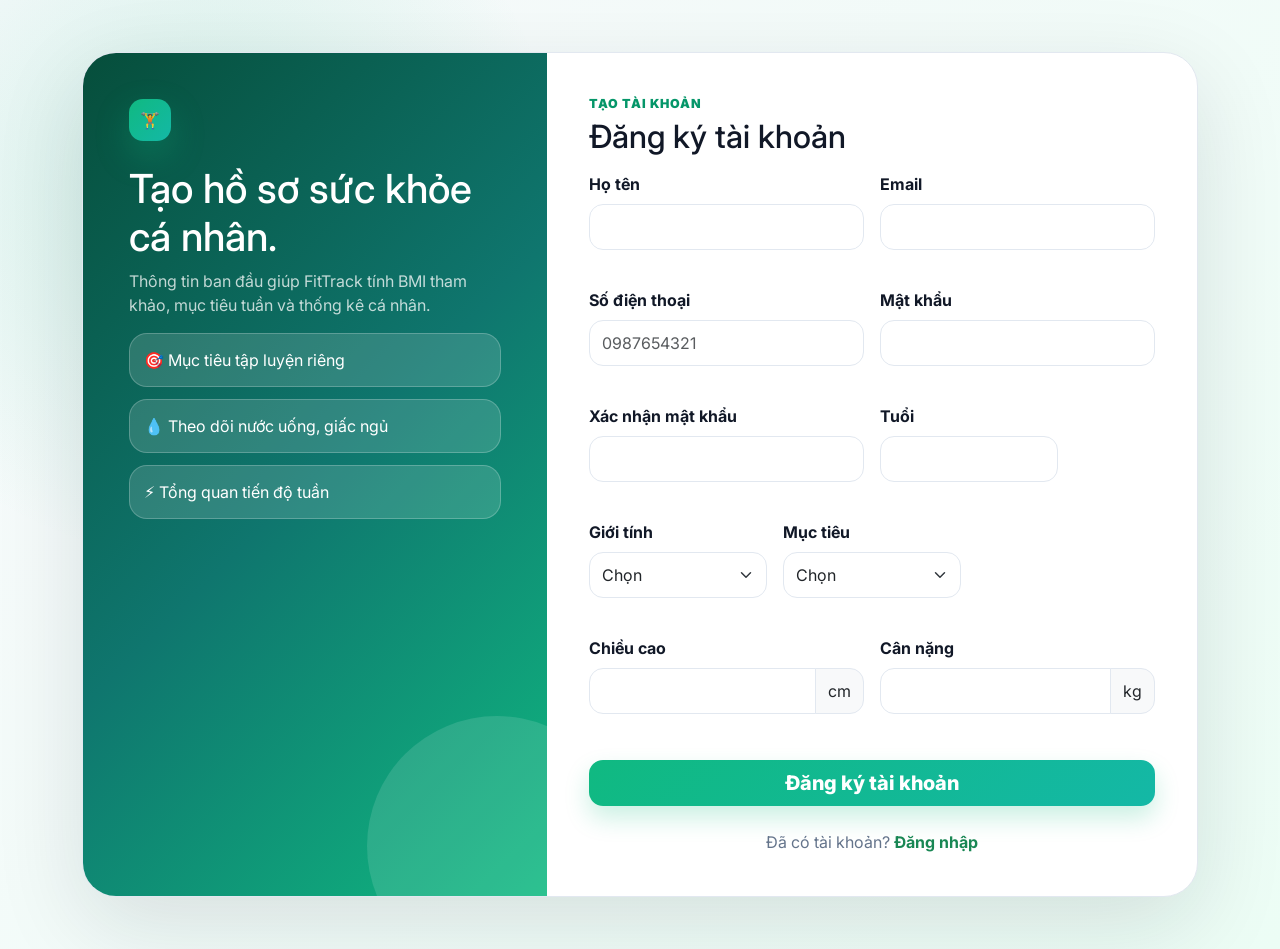
<file: register.html>
<!DOCTYPE html><html lang="vi"><head><meta charset="UTF-8" />
  <meta name="viewport" content="width=device-width, initial-scale=1.0" />
  <link rel="preconnect" href="https://fonts.googleapis.com">
  <link rel="preconnect" href="https://fonts.gstatic.com" crossorigin>
  <link href="https://fonts.googleapis.com/css2?family=Inter:wght@400;500;600;700;800;900&display=swap" rel="stylesheet">
  <link href="https://cdn.jsdelivr.net/npm/bootstrap@5.3.3/dist/css/bootstrap.min.css" rel="stylesheet" />
  <link rel="stylesheet" href="css/style.css" /><title>Đăng ký - FitTrack</title></head><body class="auth-page"><div class="container py-4"><div class="auth-card"><div class="row g-0"><div class="col-lg-5"><div class="auth-visual h-100"><div class="brand-mark mb-4">🏋️</div><h1 class="fw-black">Tạo hồ sơ sức khỏe cá nhân.</h1><p class="opacity-75">Thông tin ban đầu giúp FitTrack tính BMI tham khảo, mục tiêu tuần và thống kê cá nhân.</p><div class="auth-feature">🎯 Mục tiêu tập luyện riêng</div><div class="auth-feature">💧 Theo dõi nước uống, giấc ngủ</div><div class="auth-feature">⚡ Tổng quan tiến độ tuần</div></div></div><div class="col-lg-7"><div class="auth-form"><p class="section-kicker mb-1">Tạo tài khoản</p><h2 class="fw-black mb-3">Đăng ký tài khoản</h2><form id="registerForm" novalidate><div class="row g-3"><div class="col-md-6"><label class="form-label fw-bold">Họ tên</label><input id="fullName" class="form-control"><small class="text-danger error-message" id="fullNameError"></small></div><div class="col-md-6"><label class="form-label fw-bold">Email</label><input id="email" type="email" class="form-control"><small class="text-danger error-message" id="emailError"></small></div><div class="col-md-6"><label class="form-label fw-bold">Số điện thoại</label><input id="phone" class="form-control" placeholder="0987654321"><small class="text-danger error-message" id="phoneError"></small></div><div class="col-md-6"><label class="form-label fw-bold">Mật khẩu</label><input id="password" type="password" class="form-control"><small class="text-danger error-message" id="passwordError"></small></div><div class="col-md-6"><label class="form-label fw-bold">Xác nhận mật khẩu</label><input id="confirmPassword" type="password" class="form-control"><small class="text-danger error-message" id="confirmPasswordError"></small></div><div class="col-md-4"><label class="form-label fw-bold">Tuổi</label><input id="age" type="number" class="form-control"><small class="text-danger error-message" id="ageError"></small></div><div class="col-md-4"><label class="form-label fw-bold">Giới tính</label><select id="gender" class="form-select"><option value="">Chọn</option><option>Nam</option><option>Nữ</option><option>Khác</option></select><small class="text-danger error-message" id="genderError"></small></div><div class="col-md-4"><label class="form-label fw-bold">Mục tiêu</label><select id="goal" class="form-select"><option value="">Chọn</option><option>Giảm mỡ</option><option>Tăng cơ</option><option>Tăng sức bền</option><option>Duy trì sức khỏe</option></select><small class="text-danger error-message" id="goalError"></small></div><div class="col-md-6"><label class="form-label fw-bold">Chiều cao</label><div class="input-group"><input id="height" type="number" class="form-control"><span class="input-group-text">cm</span></div><small class="text-danger error-message" id="heightError"></small></div><div class="col-md-6"><label class="form-label fw-bold">Cân nặng</label><div class="input-group"><input id="weight" type="number" class="form-control"><span class="input-group-text">kg</span></div><small class="text-danger error-message" id="weightError"></small></div></div><button id="registerBtn" class="btn btn-success btn-lg w-100 mt-4">Đăng ký tài khoản</button></form><p class="text-center text-muted mt-4 mb-0">Đã có tài khoản? <a class="fw-bold text-success" href="login.html">Đăng nhập</a></p></div></div></div></div></div><div class="toast-container position-fixed bottom-0 end-0 p-3"><div id="appToast" class="toast border-0 shadow"><div class="toast-header"><strong class="me-auto" id="toastTitle">Thông báo</strong><button type="button" class="btn-close" data-bs-dismiss="toast"></button></div><div class="toast-body" id="toastMessage"></div></div></div><script src="https://code.jquery.com/jquery-3.7.1.min.js"></script>
  <script src="https://cdn.jsdelivr.net/npm/bootstrap@5.3.3/dist/js/bootstrap.bundle.min.js"></script><script src="js/api.js"></script><script src="js/utils.js"></script><script src="js/auth.js"></script><script>$(document).ready(initRegisterPage);</script></body></html>
</file>
<file: css/style.css>
:root {
  --fit-green: #16a34a;
  --fit-green-dark: #166534;
  --fit-dark: #111827;
  --fit-muted: #6b7280;
  --fit-light: #f3f6fb;
  --fit-card: #ffffff;
}

* {
  scroll-behavior: smooth;
}

body {
  background: var(--fit-light);
  color: #1f2937;
  font-family: system-ui, -apple-system, BlinkMacSystemFont, "Segoe UI", sans-serif;
}

.navbar {
  min-height: 64px;
}

.hero-section {
  background:
    radial-gradient(circle at 80% 10%, rgba(34, 197, 94, 0.35), transparent 32%),
    linear-gradient(135deg, #0f172a 0%, #064e3b 52%, #16a34a 100%);
  position: relative;
  overflow: hidden;
}

.hero-section::after {
  content: "";
  position: absolute;
  inset: auto -80px -120px auto;
  width: 320px;
  height: 320px;
  background: rgba(255, 255, 255, 0.08);
  border-radius: 999px;
}

.hero-section .container {
  position: relative;
  z-index: 1;
}

.hero-card {
  background: rgba(255, 255, 255, 0.96);
  color: #1f2937;
  border-radius: 28px;
  padding: 28px;
  border: 1px solid rgba(255, 255, 255, 0.6);
}

.hero-mini-stat {
  background: #f8fafc;
  border-radius: 18px;
  padding: 14px;
}

.card,
.stat-card,
.workout-card {
  border-radius: 20px;
}

.stat-card,
.workout-card,
.filter-card,
.admin-panel {
  transition: transform 0.25s ease, box-shadow 0.25s ease;
}

.stat-card:hover,
.workout-card:hover,
.filter-card:hover,
.admin-panel:hover {
  transform: translateY(-5px);
  box-shadow: 0 18px 38px rgba(15, 23, 42, 0.12) !important;
}

.stat-icon {
  width: 44px;
  height: 44px;
  border-radius: 16px;
  display: inline-flex;
  align-items: center;
  justify-content: center;
  font-size: 1.35rem;
  background: #dcfce7;
}

.workout-card {
  height: 100%;
  overflow: hidden;
}

.workout-card .card-body {
  display: flex;
  flex-direction: column;
}

.workout-card-top {
  padding: 14px 16px;
  background: linear-gradient(135deg, #ecfdf5, #ffffff);
  border-bottom: 1px solid #eef2f7;
}

.type-badge {
  font-size: 0.72rem;
  border-radius: 999px;
  padding: 7px 10px;
}

.badge-cardio {
  color: #9a3412;
  background: #ffedd5;
}

.badge-strength {
  color: #166534;
  background: #dcfce7;
}

.badge-yoga {
  color: #6b21a8;
  background: #f3e8ff;
}

.badge-sport {
  color: #1d4ed8;
  background: #dbeafe;
}

.badge-default {
  color: #374151;
  background: #e5e7eb;
}

.metric-box {
  background: #f8fafc;
  border-radius: 14px;
  padding: 10px 12px;
  min-width: 48%;
}

.progress-chart {
  display: flex;
  flex-direction: column;
  gap: 14px;
}

.chart-row {
  display: grid;
  grid-template-columns: 160px 1fr 80px;
  gap: 12px;
  align-items: center;
}

.chart-label {
  white-space: nowrap;
  overflow: hidden;
  text-overflow: ellipsis;
  font-weight: 700;
}

.chart-track {
  background: #e5e7eb;
  border-radius: 999px;
  overflow: hidden;
  height: 16px;
}

.chart-bar {
  height: 100%;
  background: linear-gradient(90deg, #22c55e, #15803d);
  width: 0;
  border-radius: 999px;
  transition: width 0.85s ease;
}

.empty-box {
  background: white;
  border: 1px dashed #cbd5e1;
  border-radius: 22px;
}

.sticky-form {
  position: sticky;
  top: 86px;
}

.error-message {
  min-height: 18px;
  display: block;
  margin-top: 4px;
}

.table td,
.table th {
  vertical-align: middle;
}

.table thead th {
  white-space: nowrap;
}

.admin-page .form-control:focus,
.admin-page .form-select:focus,
.form-control:focus,
.form-select:focus {
  border-color: var(--fit-green);
  box-shadow: 0 0 0 0.2rem rgba(22, 163, 74, 0.16);
}

.btn-success {
  background: var(--fit-green);
  border-color: var(--fit-green);
}

.btn-success:hover {
  background: var(--fit-green-dark);
  border-color: var(--fit-green-dark);
}

@media (max-width: 992px) {
  .hero-section .container {
    padding-top: 36px !important;
    padding-bottom: 36px !important;
  }

  .sticky-form {
    position: static;
  }
}

@media (max-width: 768px) {
  .hero-section .display-5 {
    font-size: 2rem;
  }

  .chart-row {
    grid-template-columns: 1fr;
    gap: 6px;
  }

  .metric-box {
    min-width: 100%;
  }
}

/* ===== Phase 4: Admin polish ===== */
.admin-page {
  background:
    radial-gradient(circle at top right, rgba(22, 163, 74, 0.12), transparent 28%),
    #f3f6fb;
}

.admin-hero {
  background: linear-gradient(180deg, #ffffff 0%, #f3f6fb 100%);
  border-bottom: 1px solid #e5e7eb;
}

.admin-hero h1 {
  color: #0f172a;
}

.admin-stat-card {
  background: #ffffff;
  border: 1px solid #eef2f7;
  border-radius: 20px;
  padding: 14px 12px;
  min-height: 118px;
  display: flex;
  flex-direction: column;
  justify-content: center;
  gap: 4px;
  transition: transform 0.25s ease, box-shadow 0.25s ease;
}

.admin-stat-card:hover {
  transform: translateY(-4px);
  box-shadow: 0 16px 34px rgba(15, 23, 42, 0.12) !important;
}

.admin-stat-card small {
  color: #64748b;
  font-weight: 700;
}

.admin-stat-card strong {
  color: #0f172a;
  font-size: 1.25rem;
}

.admin-stat-icon {
  width: 34px;
  height: 34px;
  border-radius: 12px;
  background: #ecfdf5;
  display: inline-flex;
  align-items: center;
  justify-content: center;
}

.admin-form-card,
.admin-table-card {
  border: 1px solid rgba(226, 232, 240, 0.9) !important;
}

.form-mode-badge {
  padding: 7px 12px;
  border-radius: 999px;
  font-weight: 800;
  font-size: 0.75rem;
  color: #166534;
  background: #dcfce7;
}

.form-mode-badge.editing {
  color: #1d4ed8;
  background: #dbeafe;
}

.admin-filter-box {
  background: #f8fafc;
  border: 1px solid #eef2f7;
  border-radius: 18px;
  padding: 12px;
}

.admin-table-wrap {
  border: 1px solid #eef2f7;
  border-radius: 18px;
  overflow: hidden;
}

.admin-table-wrap table thead th {
  background: #111827;
  color: #ffffff;
  border: 0;
  padding: 14px 12px;
}

.admin-table-wrap table tbody td {
  padding: 14px 12px;
  border-color: #eef2f7;
}

.admin-table-wrap table tbody tr {
  transition: background 0.2s ease;
}

.admin-table-wrap table tbody tr:hover {
  background: #f8fafc;
}

.table-workout-icon {
  width: 42px;
  height: 42px;
  flex: 0 0 42px;
  border-radius: 15px;
  background: #ecfdf5;
  display: inline-flex;
  align-items: center;
  justify-content: center;
  font-size: 1.2rem;
}

.table-actions {
  white-space: nowrap;
}

.table-actions .btn {
  border-radius: 10px;
  font-weight: 700;
}

@media (max-width: 768px) {
  .admin-stat-card {
    min-height: 96px;
    padding: 10px 8px;
  }

  .admin-stat-card strong {
    font-size: 1rem;
  }

  .admin-table-wrap table {
    min-width: 780px;
  }
}

/* ===== Phase 5: Auth + Profile ===== */
.auth-page {
  min-height: 100vh;
  background:
    radial-gradient(circle at 15% 20%, rgba(34, 197, 94, 0.28), transparent 28%),
    linear-gradient(135deg, #0f172a 0%, #064e3b 55%, #16a34a 100%);
}

.min-vh-auth {
  min-height: calc(100vh - 64px);
}

.auth-card {
  border-radius: 28px;
}

.auth-intro {
  padding: 24px;
}

.register-side {
  background:
    radial-gradient(circle at top right, rgba(255, 255, 255, 0.22), transparent 30%),
    linear-gradient(160deg, #0f172a, #166534);
}

.profile-hero {
  background: linear-gradient(180deg, #ffffff 0%, #f3f6fb 100%);
  border-bottom: 1px solid #e5e7eb;
}

.profile-workout-list {
  display: flex;
  flex-direction: column;
  gap: 12px;
}

.profile-workout-item {
  background: #f8fafc;
  border: 1px solid #eef2f7;
  border-radius: 18px;
  padding: 14px 16px;
  display: flex;
  align-items: center;
  justify-content: space-between;
  gap: 14px;
  transition: transform 0.2s ease, box-shadow 0.2s ease;
}

.profile-workout-item:hover {
  transform: translateY(-3px);
  box-shadow: 0 12px 28px rgba(15, 23, 42, 0.08);
}

.dropdown-menu {
  border: 0;
  border-radius: 16px;
  box-shadow: 0 18px 40px rgba(15, 23, 42, 0.16);
}

@media (max-width: 768px) {
  .profile-workout-item {
    align-items: flex-start;
    flex-direction: column;
  }
}

/* ===== Phase 6: Health Progress + Smart Diary + Support Chat ===== */
.health-hero {
  background: radial-gradient(circle at top right, rgba(34,197,94,.35), transparent 35%), linear-gradient(135deg, #0f172a 0%, #14532d 55%, #15803d 100%);
}
.suggestion-box {
  background: #f0fdf4;
  border: 1px solid #bbf7d0;
  border-radius: 18px;
  padding: 14px 16px;
  color: #14532d;
}
.progress-thick { height: 28px; border-radius: 999px; overflow: hidden; background: #e5e7eb; }
.progress-thick .progress-bar { font-weight: 700; }
.mini-health {
  background: #f8fafc;
  border: 1px solid #e5e7eb;
  border-radius: 18px;
  padding: 14px;
  min-height: 100px;
}
.mini-health small, .metric-box small { display:block; color:#64748b; }
.mini-health strong { display:block; font-size: 1.35rem; color:#0f172a; }
.mini-health span { font-size: .82rem; color:#64748b; }
.diary-day { border-radius: 24px; overflow: hidden; }
.diary-item {
  display:flex; gap:14px; padding:16px;
  border: 1px solid #e5e7eb;
  border-radius:18px;
  margin-bottom:12px;
  cursor:pointer;
  transition:.2s ease;
  background:#fff;
}
.diary-item:hover { transform: translateY(-3px); box-shadow:0 12px 28px rgba(15,23,42,.09); border-color:#86efac; }
.diary-icon, .table-workout-icon {
  width:42px; height:42px; border-radius:14px; display:flex; align-items:center; justify-content:center;
  background:#f0fdf4; font-size:1.25rem; flex-shrink:0;
}
.chart-row { display:grid; grid-template-columns: 110px 1fr 80px; gap:12px; align-items:center; margin:12px 0; }
.chart-label { font-size:.86rem; color:#475569; white-space:nowrap; overflow:hidden; text-overflow:ellipsis; }
.chart-track { height:14px; background:#e5e7eb; border-radius:999px; overflow:hidden; }
.chart-bar { width:0; height:100%; background:linear-gradient(90deg, #16a34a, #22c55e); border-radius:999px; transition: width .75s ease; }
.chart-value { font-size:.82rem; text-align:right; font-weight:700; color:#0f172a; }
.type-badge { border-radius:999px; padding:.45rem .65rem; }
.badge-cardio { background:#ffedd5; color:#c2410c; }
.badge-strength { background:#dcfce7; color:#166534; }
.badge-yoga { background:#f3e8ff; color:#7e22ce; }
.badge-sport { background:#dbeafe; color:#1d4ed8; }
.badge-default { background:#e2e8f0; color:#334155; }
.fit-chat-widget { position:fixed; right:22px; bottom:22px; z-index:1050; }
.chat-toggle {
  width:58px; height:58px; border-radius:50%; border:0; background:#16a34a; color:white; font-size:1.55rem;
  box-shadow:0 14px 30px rgba(22,163,74,.35);
}
.chat-box {
  position:absolute; right:0; bottom:72px; width:min(360px, calc(100vw - 32px)); background:white; border-radius:22px;
  box-shadow:0 24px 60px rgba(15,23,42,.22); overflow:hidden; border:1px solid #e5e7eb;
}
.chat-header { background:#16a34a; color:white; padding:14px 16px; display:flex; justify-content:space-between; align-items:center; }
.chat-quick { display:flex; gap:6px; flex-wrap:wrap; padding:10px; background:#f8fafc; border-bottom:1px solid #e5e7eb; }
.chat-quick button { border:0; background:#dcfce7; color:#166534; border-radius:999px; padding:6px 10px; font-size:.78rem; }
.chat-messages { height:280px; overflow-y:auto; padding:14px; background:#fff; }
.chat-empty { color:#64748b; font-size:.9rem; text-align:center; padding:30px 12px; }
.chat-message { max-width:82%; padding:10px 12px; border-radius:16px; margin-bottom:10px; font-size:.9rem; }
.chat-message small { display:block; opacity:.65; margin-top:3px; }
.chat-message.user { margin-left:auto; background:#16a34a; color:white; border-bottom-right-radius:4px; }
.chat-message.bot { background:#f1f5f9; color:#0f172a; border-bottom-left-radius:4px; }
.chat-form { display:flex; gap:8px; padding:10px; border-top:1px solid #e5e7eb; }
.support-row { display:flex; justify-content:space-between; gap:12px; padding:14px; border:1px solid #e5e7eb; border-radius:16px; margin-bottom:10px; background:#fff; }
.profile-workout-item { display:flex; justify-content:space-between; gap:12px; padding:14px; border:1px solid #e5e7eb; border-radius:16px; margin-bottom:10px; background:#fff; }
@media (max-width: 768px) { .chart-row { grid-template-columns:1fr; gap:6px; } .chart-value{text-align:left;} .fit-chat-widget{right:14px; bottom:14px;} }


/* PHASE 7 - Figma inspired professional UI mix */
:root{--ft-bg:#f8fafc;--ft-card:#fff;--ft-text:#111827;--ft-muted:#64748b;--ft-border:#e5e7eb;--ft-primary:#10b981;--ft-primary-dark:#059669;--ft-accent:#14b8a6;--ft-blue:#3b82f6;--ft-orange:#f59e0b;--ft-purple:#8b5cf6;--ft-radius:22px}*{scroll-behavior:smooth}body{background:var(--ft-bg);color:var(--ft-text);font-family:Inter,system-ui,-apple-system,"Segoe UI",sans-serif}.ft-shell{min-height:100vh;background:linear-gradient(180deg,#f8fafc,#eefdf7 45%,#f8fafc)}a{text-decoration:none}.text-muted{color:var(--ft-muted)!important}.ft-navbar{background:rgba(255,255,255,.9)!important;backdrop-filter:blur(18px);border-bottom:1px solid #e2e8f0}.ft-navbar .navbar-brand{color:#0f172a!important}.ft-navbar .nav-link{color:#475569!important;font-weight:700;border-radius:12px;padding:.55rem .85rem!important}.ft-navbar .nav-link:hover,.ft-navbar .nav-link.active{color:var(--ft-primary-dark)!important;background:#ecfdf5}.navbar-dark .navbar-toggler{filter:invert(1)}.brand-mark{width:42px;height:42px;border-radius:14px;background:linear-gradient(135deg,var(--ft-primary),var(--ft-accent));display:inline-flex;align-items:center;justify-content:center;color:white;box-shadow:0 14px 34px rgba(16,185,129,.28)}.btn{border-radius:14px;font-weight:800}.btn-success{background:linear-gradient(135deg,var(--ft-primary),var(--ft-accent));border:0;box-shadow:0 12px 24px rgba(16,185,129,.22)}.btn-success:hover{transform:translateY(-1px);box-shadow:0 16px 30px rgba(16,185,129,.28)}.form-control,.form-select,.input-group-text{border-radius:14px;border-color:#e2e8f0;min-height:46px}.form-control:focus,.form-select:focus{border-color:var(--ft-primary);box-shadow:0 0 0 .22rem rgba(16,185,129,.14)}.card,.glass-card,.ft-card{border-radius:var(--ft-radius)!important;border:1px solid rgba(226,232,240,.95)!important;box-shadow:0 16px 42px rgba(15,23,42,.07)!important}.section-kicker{font-weight:900;color:var(--ft-primary-dark);font-size:.78rem;letter-spacing:.08em;text-transform:uppercase}.metric-title{font-size:.88rem;color:var(--ft-muted);font-weight:800}.metric-value{font-size:1.8rem;font-weight:900;letter-spacing:-.04em}.metric-trend{font-size:.76rem;color:var(--ft-primary-dark);font-weight:800;background:#ecfdf5;border-radius:999px;padding:4px 10px;display:inline-flex}.soft-icon{width:48px;height:48px;border-radius:16px;display:inline-flex;align-items:center;justify-content:center;background:#ecfdf5;color:#047857;font-size:1.35rem}.soft-icon.blue{background:#eff6ff;color:#2563eb}.soft-icon.orange{background:#fffbeb;color:#d97706}.soft-icon.purple{background:#f5f3ff;color:#7c3aed}.health-hero{background:radial-gradient(circle at 85% 10%,rgba(20,184,166,.28),transparent 30%),linear-gradient(135deg,#064e3b 0%,#0f766e 48%,#10b981 100%);position:relative;overflow:hidden}.health-hero:before{content:"";position:absolute;inset:0;background-image:linear-gradient(rgba(255,255,255,.08) 1px,transparent 1px),linear-gradient(90deg,rgba(255,255,255,.08) 1px,transparent 1px);background-size:42px 42px;mask-image:linear-gradient(180deg,#000,transparent)}.health-hero .container{position:relative;z-index:1}.hero-card{background:rgba(255,255,255,.95);border-radius:28px;color:#0f172a;padding:26px;border:1px solid rgba(255,255,255,.55);box-shadow:0 22px 70px rgba(2,6,23,.22)}.suggestion-box{background:linear-gradient(135deg,#ecfdf5,#eff6ff);border:1px solid #d1fae5;border-radius:18px;padding:16px}.hero-pills{display:flex;gap:10px;flex-wrap:wrap}.hero-pill{background:rgba(255,255,255,.15);border:1px solid rgba(255,255,255,.25);color:white;border-radius:999px;padding:8px 12px;font-weight:800;font-size:.88rem}.stat-card{transition:.22s ease}.stat-card:hover{transform:translateY(-5px);box-shadow:0 22px 52px rgba(15,23,42,.11)!important}.progress-thick{height:15px;border-radius:999px;background:#e2e8f0}.progress-bar{border-radius:999px;background:linear-gradient(90deg,var(--ft-primary),var(--ft-accent))!important}.mini-health{background:#f8fafc;border:1px solid #e2e8f0;border-radius:18px;padding:14px;height:100%}.mini-health small{display:block;color:var(--ft-muted);font-weight:800}.mini-health strong{display:block;font-size:1.25rem;margin:3px 0}.mini-health span{font-size:.78rem;color:var(--ft-muted)}.filter-card{position:sticky;top:82px;z-index:15}.diary-item{display:flex;gap:16px;padding:16px;border-radius:18px;border:1px solid #e2e8f0;background:#fff;margin-bottom:12px;cursor:pointer;transition:.2s ease}.diary-item:hover{transform:translateX(4px);border-color:#bbf7d0;background:#fafffc}.diary-icon,.table-workout-icon{width:46px;height:46px;border-radius:16px;background:#ecfdf5;display:flex;align-items:center;justify-content:center;font-size:1.3rem;flex:0 0 auto}.type-badge{border-radius:999px;padding:.42rem .7rem;font-weight:900}.badge-cardio{background:#fff7ed!important;color:#c2410c!important}.badge-strength{background:#ecfdf5!important;color:#047857!important}.badge-yoga{background:#f5f3ff!important;color:#6d28d9!important}.badge-sport{background:#eff6ff!important;color:#1d4ed8!important}.intensity-light{background:#ecfdf5!important;color:#047857!important}.intensity-medium{background:#fffbeb!important;color:#b45309!important}.intensity-high{background:#fef2f2!important;color:#b91c1c!important}.chart-row{display:grid;grid-template-columns:110px 1fr 88px;gap:12px;align-items:center}.chart-track{height:12px;border-radius:999px;background:#e2e8f0;overflow:hidden}.chart-bar{height:100%;width:0;background:linear-gradient(90deg,var(--ft-primary),var(--ft-blue));border-radius:999px;transition:width .6s ease}.chart-label{font-size:.85rem;color:#64748b;font-weight:800}.chart-value{text-align:right;font-size:.85rem;font-weight:900}.empty-box{background:#fff;border:1px dashed #cbd5e1;border-radius:24px}.metric-box{background:#f8fafc;border:1px solid #e2e8f0;border-radius:18px;padding:14px}.metric-box small{display:block;color:#64748b;font-weight:800}.auth-page{min-height:100vh;background:radial-gradient(circle at 15% 20%,rgba(16,185,129,.16),transparent 28%),linear-gradient(135deg,#f8fafc,#ecfdf5)}.auth-card{max-width:1160px;margin:28px auto;border-radius:34px;overflow:hidden;background:#fff;box-shadow:0 28px 90px rgba(15,23,42,.12);border:1px solid #e2e8f0}.auth-visual{background:linear-gradient(135deg,#064e3b,#0f766e,#10b981);color:white;min-height:100%;padding:46px;position:relative;overflow:hidden}.auth-visual:after{content:"";position:absolute;width:260px;height:260px;border-radius:50%;background:rgba(255,255,255,.12);right:-80px;bottom:-80px}.auth-form{padding:42px}.auth-feature{background:rgba(255,255,255,.14);border:1px solid rgba(255,255,255,.22);border-radius:18px;padding:14px;margin-top:12px}.profile-hero{background:linear-gradient(135deg,#ffffff,#ecfdf5);border-bottom:1px solid #d1fae5}.profile-avatar{width:88px;height:88px;border-radius:28px;background:linear-gradient(135deg,var(--ft-primary),var(--ft-blue));color:white;display:flex;align-items:center;justify-content:center;font-size:2rem;font-weight:900;box-shadow:0 20px 42px rgba(16,185,129,.22)}.admin-page{background:#f6f8fb}.admin-layout{display:grid;grid-template-columns:280px 1fr;min-height:100vh}.admin-sidebar{background:#0f172a;color:#cbd5e1;padding:24px;position:sticky;top:0;height:100vh}.admin-menu{display:flex;flex-direction:column;gap:8px;margin-top:28px}.admin-menu .nav-link{color:#cbd5e1;border-radius:14px;padding:12px 14px;font-weight:800}.admin-menu .nav-link:hover,.admin-menu .nav-link.active{background:#1e293b;color:#fff}.admin-content{min-width:0}.admin-topbar{background:rgba(255,255,255,.92);backdrop-filter:blur(14px);border-bottom:1px solid #e2e8f0;padding:18px 28px;position:sticky;top:0;z-index:20}.admin-stat-card{background:#fff;border:1px solid #e2e8f0;border-radius:22px;padding:18px;height:100%;box-shadow:0 16px 42px rgba(15,23,42,.06)}.admin-stat-icon{width:48px;height:48px;border-radius:16px;background:#ecfdf5;color:#047857;display:flex;align-items:center;justify-content:center;font-size:1.35rem}.admin-stat-card small{display:block;color:#64748b;font-weight:800}.admin-stat-card strong{display:block;font-size:1.55rem;letter-spacing:-.02em}.admin-table-wrap{border-radius:22px;overflow:hidden;border:1px solid #e2e8f0;background:#fff}.table{vertical-align:middle}.table thead th{background:#f8fafc;color:#475569;font-size:.78rem;text-transform:uppercase;letter-spacing:.06em;border-bottom:1px solid #e2e8f0}.table-actions .btn{margin-left:6px}.admin-mobile-nav{display:none}.chat-toggle{width:58px;height:58px;border-radius:22px;border:0;background:linear-gradient(135deg,var(--ft-primary),var(--ft-blue));color:white;box-shadow:0 18px 38px rgba(16,185,129,.3);font-size:1.35rem}.chat-box{border-radius:24px;border:1px solid #dbeafe;box-shadow:0 28px 70px rgba(15,23,42,.2);overflow:hidden}.quick-chat{border-radius:999px;border:1px solid #bbf7d0;background:#ecfdf5;color:#047857;font-weight:800;padding:6px 10px;font-size:.8rem}@media(max-width:991px){.admin-layout{display:block}.admin-sidebar{display:none}.admin-mobile-nav{display:block}.filter-card{position:static}.chart-row{grid-template-columns:86px 1fr}.chart-value{grid-column:2;text-align:left}.auth-visual{min-height:auto}.auth-form{padding:28px}.metric-value{font-size:1.45rem}}@media(max-width:575px){.hero-card{padding:18px}.diary-item{flex-direction:column}.chart-row{grid-template-columns:1fr}.auth-card{margin:0;border-radius:0;min-height:100vh}.auth-form{padding:22px}.auth-visual{padding:28px}}
</file>
